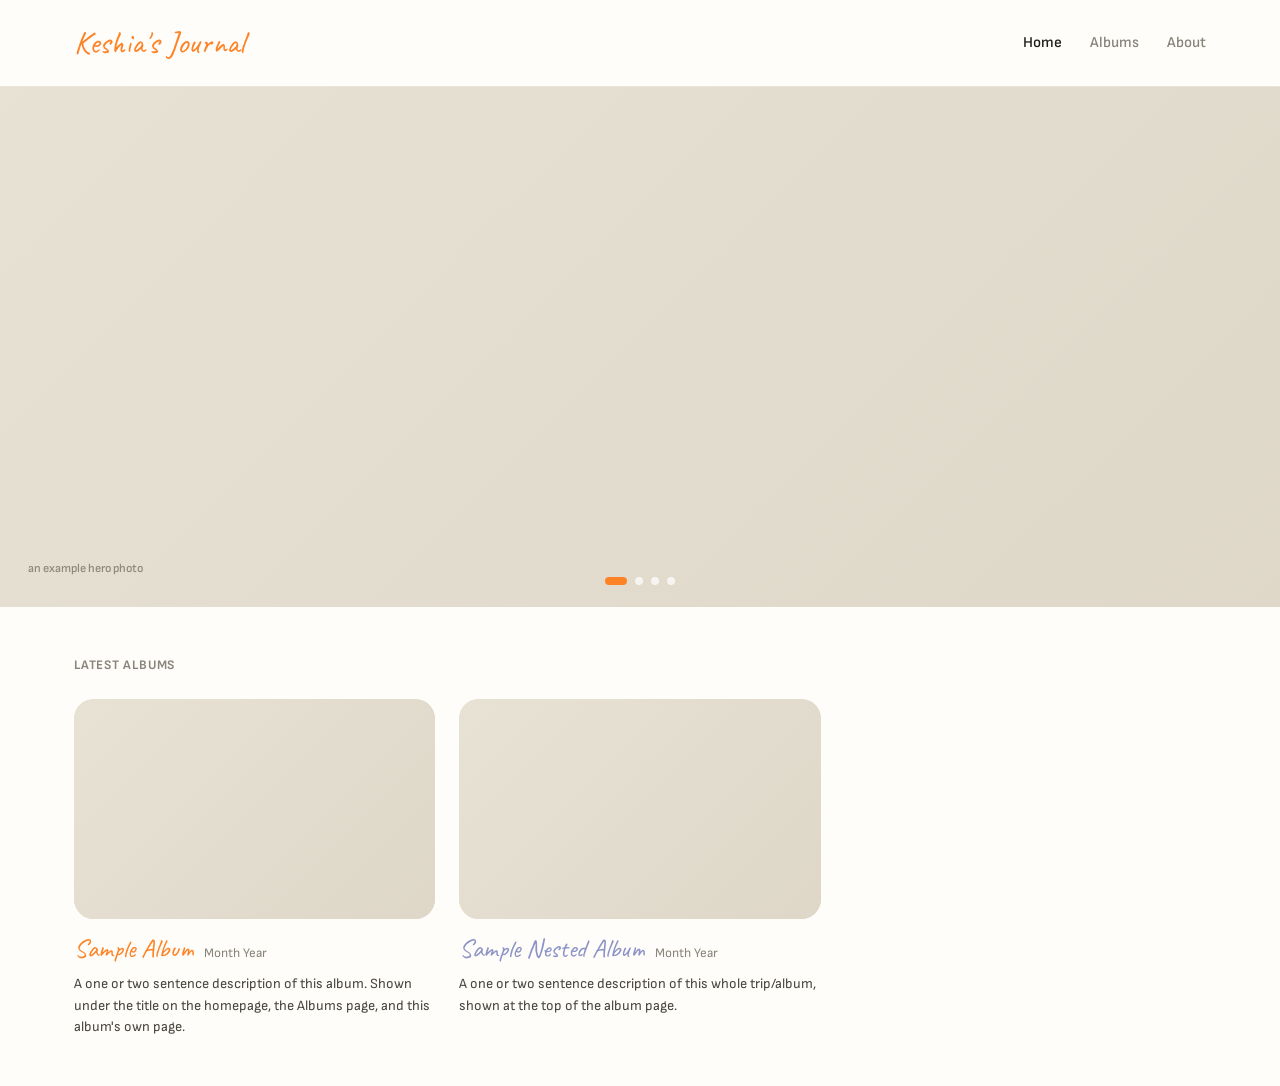
<file: index.html>
<!doctype html>
<html lang="en">
<head>
<meta charset="utf-8">
<meta name="viewport" content="width=device-width, initial-scale=1">
<title>Home — Keshia's Journal</title>
<link rel="stylesheet" href="assets/css/style.css">
</head>
<body>
<div class="nav">
  <div class="nav-inner">
    <a class="nav-brand" href="index.html">Keshia's Journal</a>
    <div class="nav-links">
      <a class="nav-link is-active" href="index.html">Home</a>
      <a class="nav-link" href="albums.html">Albums</a>
      <a class="nav-link" href="about.html">About</a>
    </div>
  </div>
</div>
<div>
  <div class="hero" data-hero>
    <div class="hero-slide is-active">
      <img src="photos/albums/sample-album/photo-2.svg" alt="an example hero photo">
      <div class="hero-slide-label">an example hero photo</div>
    </div>
    <div class="hero-slide">
      <img src="photos/albums/sample-nested-album/chapter-one/photo-3.svg" alt="">
      
    </div>
    <div class="hero-slide">
      <img src="photos/albums/sample-nested-album/chapter-two/part-b/photo-2.svg" alt="">
      
    </div>
    <div class="hero-slide">
      <img src="photos/albums/sample-album/photo-6.svg" alt="">
      
    </div>
  <div class="hero-dots">
    <button class="hero-dot is-active" aria-label="Go to slide 1"></button>
    <button class="hero-dot" aria-label="Go to slide 2"></button>
    <button class="hero-dot" aria-label="Go to slide 3"></button>
    <button class="hero-dot" aria-label="Go to slide 4"></button>
  </div>
</div>
  <div class="wrap">
    <div class="section-label">latest albums</div>
    <div class="card-grid">
      <a class="album-card" href="album/sample-album/index.html">
        <div class="album-card-photo"><img src="photos/albums/sample-album/photo-2.svg" alt=""></div>
        <div class="album-card-title-row">
          <span class="album-card-title" style="color:var(--orange)">Sample Album</span>
          <span class="album-card-date">Month Year</span>
        </div>
        <p class="album-card-excerpt">A one or two sentence description of this album. Shown under the title on the homepage, the Albums page, and this album's own page.</p>
      </a>
      <a class="album-card" href="album/sample-nested-album/index.html">
        <div class="album-card-photo"><img src="photos/albums/sample-nested-album/chapter-one/photo-1.svg" alt=""></div>
        <div class="album-card-title-row">
          <span class="album-card-title" style="color:var(--periwinkle)">Sample Nested Album</span>
          <span class="album-card-date">Month Year</span>
        </div>
        <p class="album-card-excerpt">A one or two sentence description of this whole trip/album, shown at the top of the album page.</p>
      </a>
    </div>
  </div>
</div>

<script src="assets/js/site.js"></script>
</body>
</html>
</file>
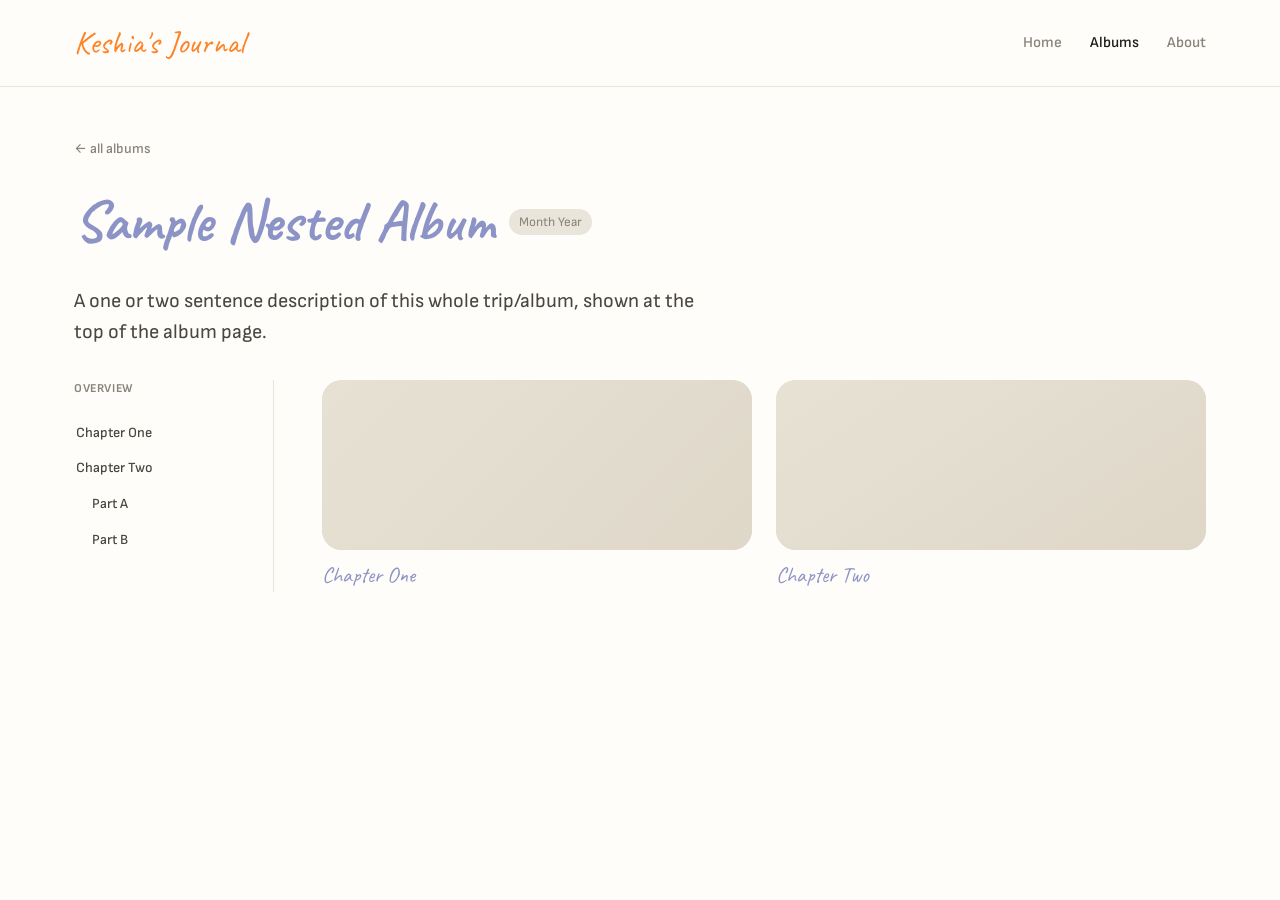
<file: album/sample-nested-album/index.html>
<!doctype html>
<html lang="en">
<head>
<meta charset="utf-8">
<meta name="viewport" content="width=device-width, initial-scale=1">
<title>Sample Nested Album — Keshia's Journal</title>
<link rel="stylesheet" href="../../assets/css/style.css">
</head>
<body>
<div class="nav">
  <div class="nav-inner">
    <a class="nav-brand" href="../../index.html">Keshia's Journal</a>
    <div class="nav-links">
      <a class="nav-link" href="../../index.html">Home</a>
      <a class="nav-link is-active" href="../../albums.html">Albums</a>
      <a class="nav-link" href="../../about.html">About</a>
    </div>
  </div>
</div>
<div class="wrap">
  <a class="back-link" href="../../albums.html">← all albums</a>
  <div class="album-header">
    <h1 class="album-title" style="color:var(--periwinkle)">Sample Nested Album</h1>
    <span class="album-date-badge">Month Year</span>
  </div>
  <p class="album-excerpt">A one or two sentence description of this whole trip/album, shown at the top of the album page.</p>
  <div class="nested-layout">
<div class="sidebar">
  <a class="sidebar-overview" href="../../album/sample-nested-album/index.html">overview</a>
  <a class="sidebar-item" style="padding-left:0px" href="../../album/sample-nested-album/chapter-one/index.html">Chapter One</a>
  <a class="sidebar-item" style="padding-left:0px" href="../../album/sample-nested-album/chapter-two/index.html">Chapter Two</a>
  <a class="sidebar-item" style="padding-left:16px" href="../../album/sample-nested-album/chapter-two/part-a/index.html">Part A</a>
  <a class="sidebar-item" style="padding-left:16px" href="../../album/sample-nested-album/chapter-two/part-b/index.html">Part B</a>
</div>
    <div>
      
    <div class="overview-grid">
      <a class="overview-card" href="../../album/sample-nested-album/chapter-one/index.html">
        <div class="overview-card-photo"><img src="../../photos/albums/sample-nested-album/chapter-one/photo-1.svg" alt=""></div>
        <div class="overview-card-title" style="color:var(--periwinkle)">Chapter One</div>
      </a>
      <a class="overview-card" href="../../album/sample-nested-album/chapter-two/index.html">
        <div class="overview-card-photo"><img src="../../photos/albums/sample-nested-album/chapter-two/part-a/photo-1.svg" alt=""></div>
        <div class="overview-card-title" style="color:var(--periwinkle)">Chapter Two</div>
      </a>
    </div>
    </div>
  </div>
</div>

<script src="../../assets/js/site.js"></script>
</body>
</html>
</file>
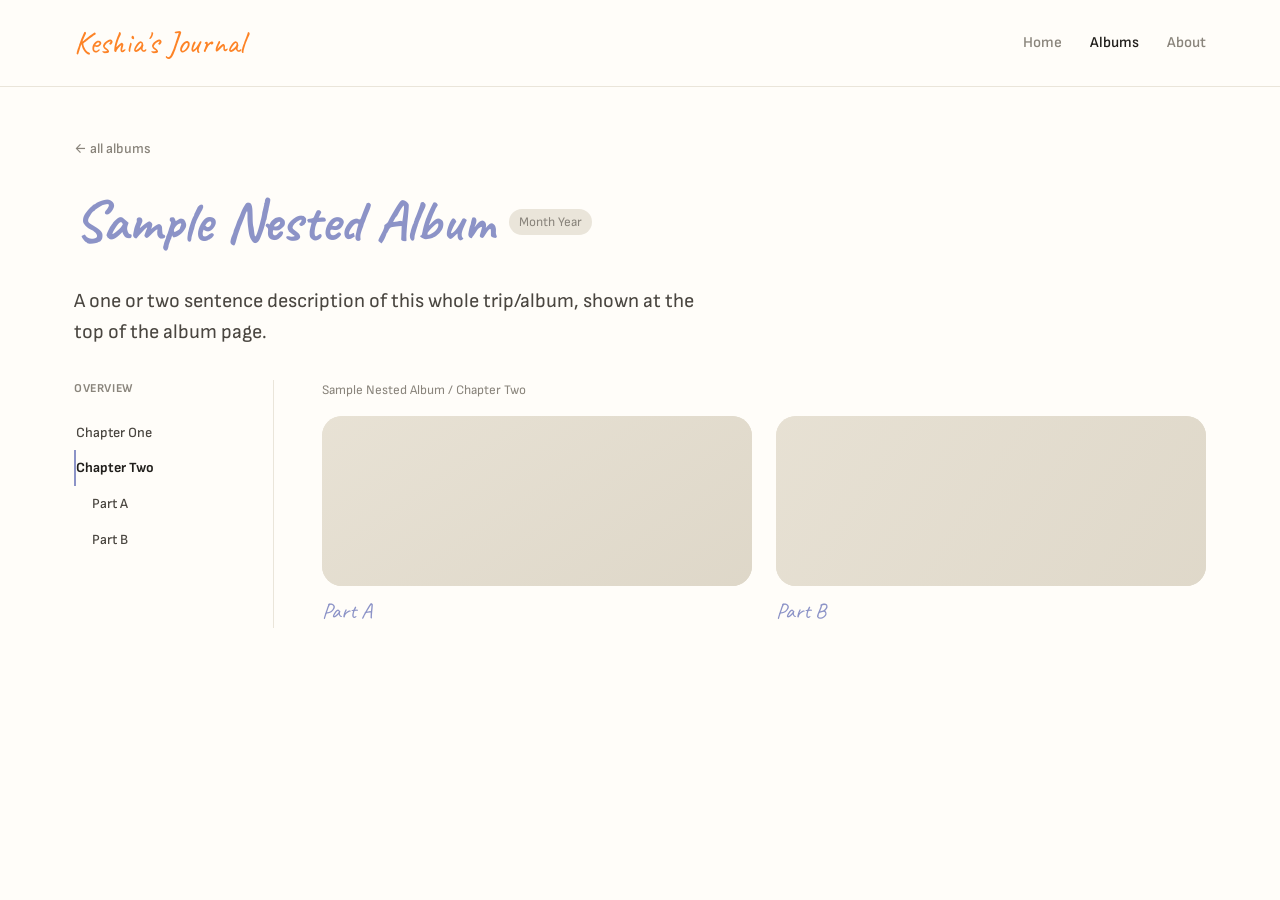
<file: album/sample-nested-album/chapter-two/index.html>
<!doctype html>
<html lang="en">
<head>
<meta charset="utf-8">
<meta name="viewport" content="width=device-width, initial-scale=1">
<title>Chapter Two — Keshia's Journal</title>
<link rel="stylesheet" href="../../../assets/css/style.css">
</head>
<body>
<div class="nav">
  <div class="nav-inner">
    <a class="nav-brand" href="../../../index.html">Keshia's Journal</a>
    <div class="nav-links">
      <a class="nav-link" href="../../../index.html">Home</a>
      <a class="nav-link is-active" href="../../../albums.html">Albums</a>
      <a class="nav-link" href="../../../about.html">About</a>
    </div>
  </div>
</div>
<div class="wrap">
  <a class="back-link" href="../../../albums.html">← all albums</a>
  <div class="album-header">
    <h1 class="album-title" style="color:var(--periwinkle)">Sample Nested Album</h1>
    <span class="album-date-badge">Month Year</span>
  </div>
  <p class="album-excerpt">A one or two sentence description of this whole trip/album, shown at the top of the album page.</p>
  <div class="nested-layout">
<div class="sidebar">
  <a class="sidebar-overview" href="../../../album/sample-nested-album/index.html">overview</a>
  <a class="sidebar-item" style="padding-left:0px" href="../../../album/sample-nested-album/chapter-one/index.html">Chapter One</a>
  <a class="sidebar-item is-active" style="padding-left:0px;border-left-color:var(--periwinkle)" href="../../../album/sample-nested-album/chapter-two/index.html">Chapter Two</a>
  <a class="sidebar-item" style="padding-left:16px" href="../../../album/sample-nested-album/chapter-two/part-a/index.html">Part A</a>
  <a class="sidebar-item" style="padding-left:16px" href="../../../album/sample-nested-album/chapter-two/part-b/index.html">Part B</a>
</div>
    <div>
      <div class="breadcrumb">Sample Nested Album / Chapter Two</div>
    <div class="overview-grid">
      <a class="overview-card" href="../../../album/sample-nested-album/chapter-two/part-a/index.html">
        <div class="overview-card-photo"><img src="../../../photos/albums/sample-nested-album/chapter-two/part-a/photo-1.svg" alt=""></div>
        <div class="overview-card-title" style="color:var(--periwinkle)">Part A</div>
      </a>
      <a class="overview-card" href="../../../album/sample-nested-album/chapter-two/part-b/index.html">
        <div class="overview-card-photo"><img src="../../../photos/albums/sample-nested-album/chapter-two/part-b/photo-1.svg" alt=""></div>
        <div class="overview-card-title" style="color:var(--periwinkle)">Part B</div>
      </a>
    </div>
    </div>
  </div>
</div>

<script src="../../../assets/js/site.js"></script>
</body>
</html>
</file>
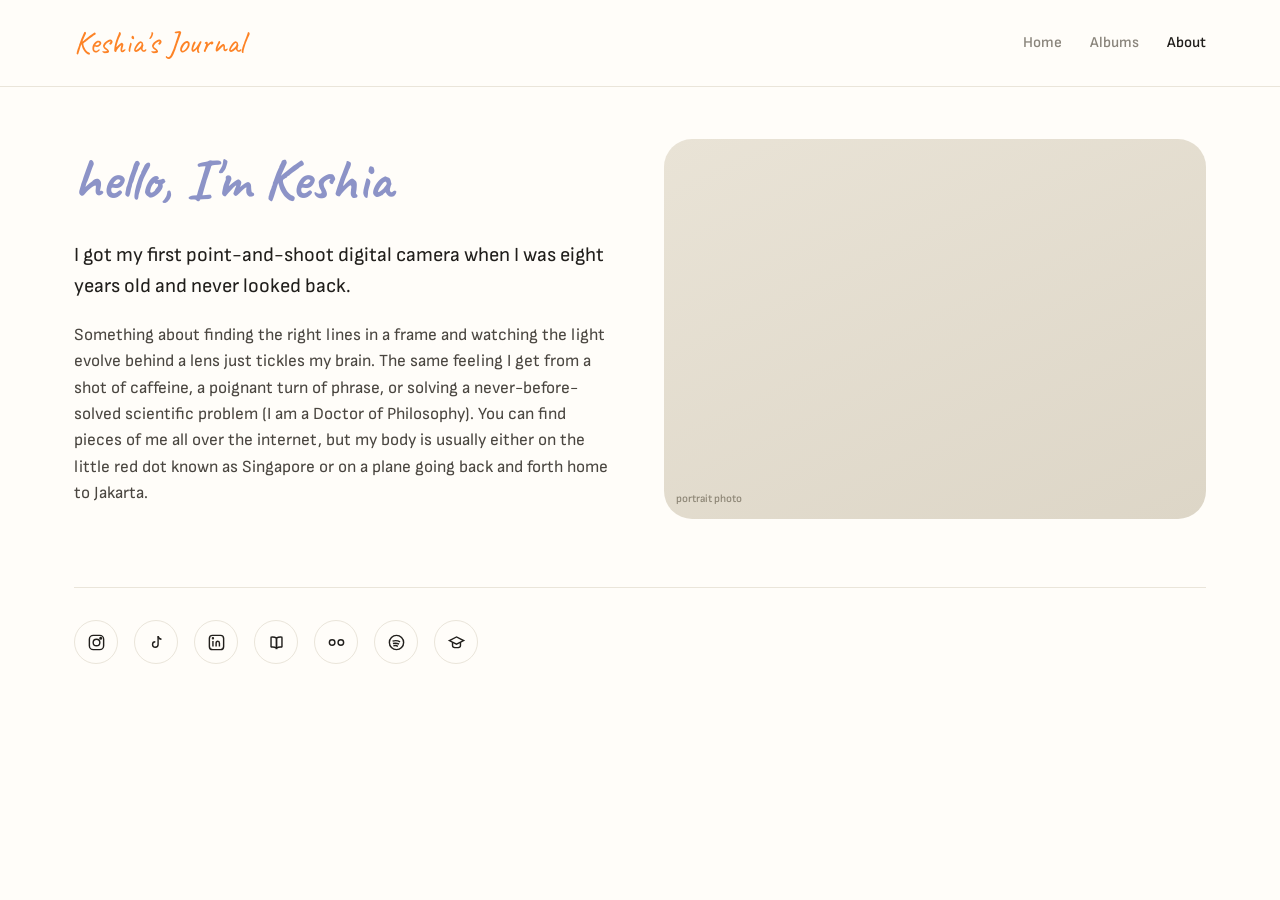
<file: about.html>
<!doctype html>
<html lang="en">
<head>
<meta charset="utf-8">
<meta name="viewport" content="width=device-width, initial-scale=1">
<title>About — Keshia's Journal</title>
<link rel="stylesheet" href="assets/css/style.css">
</head>
<body>
<div class="nav">
  <div class="nav-inner">
    <a class="nav-brand" href="index.html">Keshia's Journal</a>
    <div class="nav-links">
      <a class="nav-link" href="index.html">Home</a>
      <a class="nav-link" href="albums.html">Albums</a>
      <a class="nav-link is-active" href="about.html">About</a>
    </div>
  </div>
</div>
<div class="wrap">
  <div class="about-grid">
    <div>
      <h1 class="about-heading">hello, I'm Keshia</h1>
      <p class="about-p1">I got my first point-and-shoot digital camera when I was eight years old and never looked back.</p>
      <p class="about-p2">Something about finding the right lines in a frame and watching the light evolve behind a lens just tickles my brain. The same feeling I get from a shot of caffeine, a poignant turn of phrase, or solving a never-before-solved scientific problem (I am a Doctor of Philosophy). You can find pieces of me all over the internet, but my body is usually either on the little red dot known as Singapore or on a plane going back and forth home to Jakarta.</p>
    </div>
    <div class="about-portrait"><span class="about-portrait-label">portrait photo</span></div>
  </div>
  <div class="social-row">
    <a class="social-icon" href="#" aria-label="Instagram" title="Instagram"><svg width="19" height="19" viewBox="0 0 24 24" fill="none" stroke="currentColor" stroke-width="1.8"><rect x="3" y="3" width="18" height="18" rx="5"></rect><circle cx="12" cy="12" r="4.2"></circle><circle cx="17.3" cy="6.7" r="1"></circle></svg></a>
    <a class="social-icon" href="#" aria-label="TikTok" title="TikTok"><svg width="19" height="19" viewBox="0 0 24 24" fill="none" stroke="currentColor" stroke-width="1.8"><path d="M14 4v10.5a3.5 3.5 0 1 1-3.5-3.5"></path><path d="M14 4c.4 2.2 2.1 3.8 4.3 4"></path></svg></a>
    <a class="social-icon" href="#" aria-label="LinkedIn" title="LinkedIn"><svg width="19" height="19" viewBox="0 0 24 24" fill="none" stroke="currentColor" stroke-width="1.8"><rect x="3" y="3" width="18" height="18" rx="4"></rect><line x1="7.5" y1="10" x2="7.5" y2="17"></line><circle cx="7.5" cy="6.7" r="0.6" fill="currentColor"></circle><path d="M11.5 17v-4.2c0-1.5 1-2.3 2.2-2.3s2 .8 2 2.3V17"></path></svg></a>
    <a class="social-icon" href="#" aria-label="Goodreads" title="Goodreads"><svg width="19" height="19" viewBox="0 0 24 24" fill="none" stroke="currentColor" stroke-width="1.8"><path d="M12 6.5c-1.4-1.1-3.5-1.7-6-1.5-.5 0-.9.4-.9.9v11c0 .5.4.9.9.8 2.2-.2 4.3.3 6 1.5V6.5z"></path><path d="M12 6.5c1.4-1.1 3.5-1.7 6-1.5.5 0 .9.4.9.9v11c0 .5-.4.9-.9.8-2.2-.2-4.3.3-6 1.5V6.5z"></path></svg></a>
    <a class="social-icon" href="#" aria-label="Letterboxd" title="Letterboxd"><svg width="19" height="19" viewBox="0 0 24 24" fill="none" stroke="currentColor" stroke-width="1.8"><circle cx="6.5" cy="12" r="3.5"></circle><circle cx="17.5" cy="12" r="3.5"></circle></svg></a>
    <a class="social-icon" href="#" aria-label="Spotify" title="Spotify"><svg width="19" height="19" viewBox="0 0 24 24" fill="none" stroke="currentColor" stroke-width="1.8"><circle cx="12" cy="12" r="9"></circle><path d="M7 10.3c3-1 7-.6 9.5.9M7.5 13.3c2.4-.7 5.6-.4 7.7.8M8 16.2c1.9-.5 4.3-.3 5.8.6"></path></svg></a>
    <a class="social-icon" href="#" aria-label="Google Scholar" title="Google Scholar"><svg width="19" height="19" viewBox="0 0 24 24" fill="none" stroke="currentColor" stroke-width="1.8"><path d="M3 9.5 12 5l9 4.5-9 4.5-9-4.5z"></path><path d="M7 11.5V16c0 1.4 2.2 2.5 5 2.5s5-1.1 5-2.5v-4.5"></path></svg></a>
  </div>
</div>

<script src="assets/js/site.js"></script>
</body>
</html>
</file>
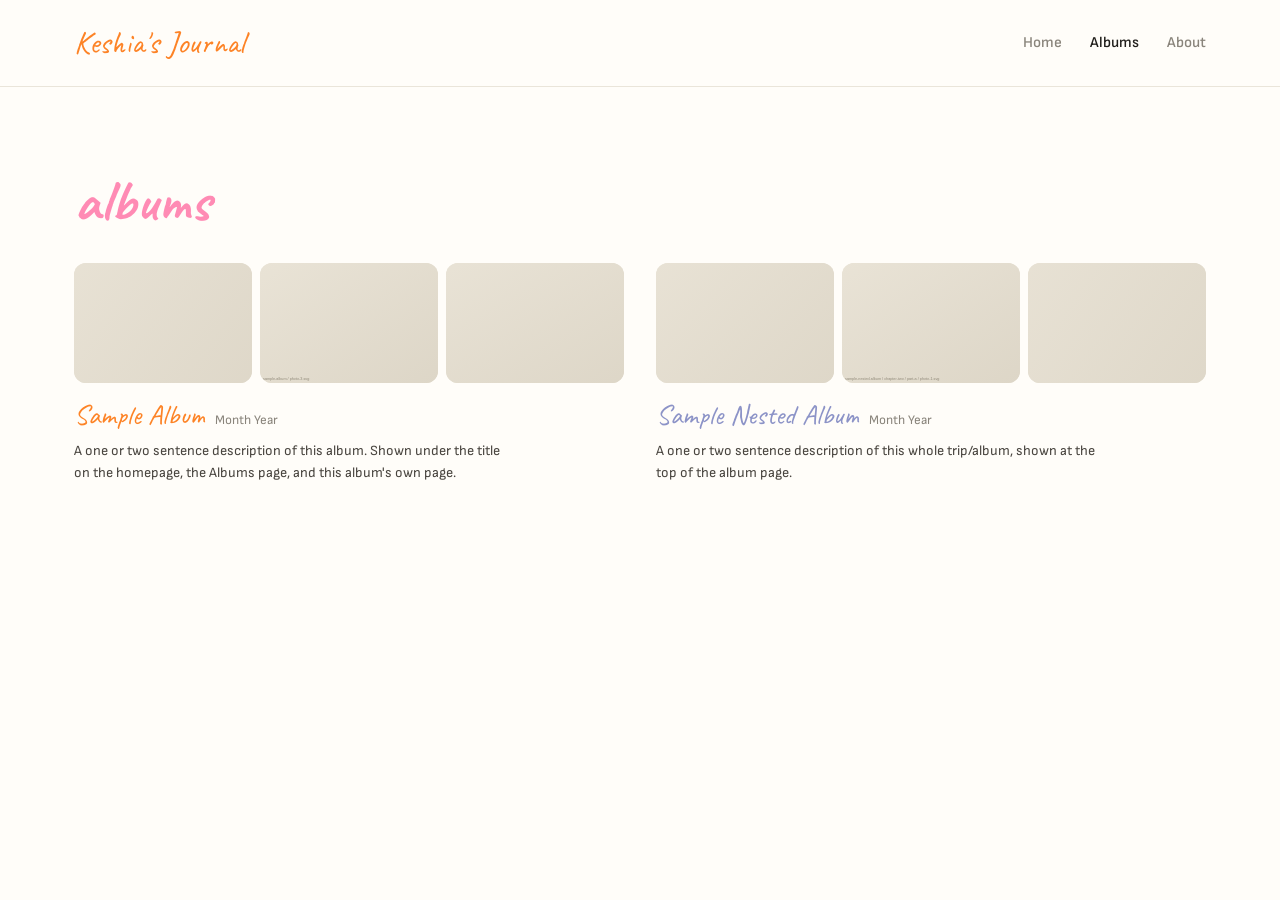
<file: albums.html>
<!doctype html>
<html lang="en">
<head>
<meta charset="utf-8">
<meta name="viewport" content="width=device-width, initial-scale=1">
<title>Albums — Keshia's Journal</title>
<link rel="stylesheet" href="assets/css/style.css">
</head>
<body>
<div class="nav">
  <div class="nav-inner">
    <a class="nav-brand" href="index.html">Keshia's Journal</a>
    <div class="nav-links">
      <a class="nav-link" href="index.html">Home</a>
      <a class="nav-link is-active" href="albums.html">Albums</a>
      <a class="nav-link" href="about.html">About</a>
    </div>
  </div>
</div>
<div class="wrap">
  <h1 class="archive-title">albums</h1>
  <div class="archive-grid">
    <a class="album-card archive-card" href="album/sample-album/index.html">
      <div class="archive-preview-grid">
        <div class="archive-preview-photo"><img src="photos/albums/sample-album/photo-1.svg" alt=""></div>
        <div class="archive-preview-photo"><img src="photos/albums/sample-album/photo-3.svg" alt=""></div>
        <div class="archive-preview-photo"><img src="photos/albums/sample-album/photo-5.svg" alt=""></div>
      </div>
      <div class="album-card-title-row">
        <span class="album-card-title" style="color:var(--orange)">Sample Album</span>
        <span class="album-card-date">Month Year</span>
      </div>
      <p class="album-card-excerpt">A one or two sentence description of this album. Shown under the title on the homepage, the Albums page, and this album's own page.</p>
    </a>
    <a class="album-card archive-card" href="album/sample-nested-album/index.html">
      <div class="archive-preview-grid">
        <div class="archive-preview-photo"><img src="photos/albums/sample-nested-album/chapter-one/photo-1.svg" alt=""></div>
        <div class="archive-preview-photo"><img src="photos/albums/sample-nested-album/chapter-two/part-a/photo-1.svg" alt=""></div>
        <div class="archive-preview-photo"><img src="photos/albums/sample-nested-album/chapter-two/part-b/photo-1.svg" alt=""></div>
      </div>
      <div class="album-card-title-row">
        <span class="album-card-title" style="color:var(--periwinkle)">Sample Nested Album</span>
        <span class="album-card-date">Month Year</span>
      </div>
      <p class="album-card-excerpt">A one or two sentence description of this whole trip/album, shown at the top of the album page.</p>
    </a>
  </div>
</div>

<script src="assets/js/site.js"></script>
</body>
</html>
</file>
<file: assets/css/style.css>
/* ==========================================================================
   Keshia's Journal — design tokens + styles
   Recreated from the Claude Design export (Keshia Photography.dc.html)
   ========================================================================== */

@import url('https://fonts.googleapis.com/css2?family=Caveat:wght@400;500;600;700&family=Sofia+Sans:ital,wght@0,400;0,500;0,600;0,700;0,800;1,400&display=swap');

:root{
  /* colors */
  --color-white:#ffffff;
  --color-bg:#fffdf9;
  --color-surface:#ffffff;
  --color-ink:#211f1c;
  --color-ink-soft:#4a4640;
  --color-muted:#8a857c;
  --color-border:#eae5da;
  --color-border-strong:#d8d2c4;
  --yellow:#ffd65c;
  --orange:#fd8326;
  --pink:#ff8bb4;
  --periwinkle:#8c93c7;
  --green-light:#b6d693;
  --green:#53a373;
  --color-primary:var(--orange);
  --color-accent-pink:var(--pink);
  --color-accent-yellow:var(--yellow);
  --color-accent-green:var(--green);
  --color-accent-periwinkle:var(--periwinkle);
  --color-link:var(--green);
  --color-link-hover:#3f7d59;
  --color-focus-ring:var(--periwinkle);

  /* typography */
  --font-display:'Caveat','Segoe Script',cursive;
  --font-body:'Sofia Sans','Sofia Sans Fallback',-apple-system,sans-serif;
  --text-display-xl:clamp(3.5rem,6vw,5.5rem);
  --text-display-lg:clamp(2.75rem,4.5vw,4rem);
  --text-display-md:clamp(2rem,3vw,2.75rem);
  --text-display-sm:1.5rem;
  --text-body-lg:1.25rem;
  --text-body:1.0625rem;
  --text-body-sm:0.9375rem;
  --text-caption:0.8125rem;
  --leading-display:1.05;
  --leading-body:1.55;

  /* spacing */
  --space-1:4px;--space-2:8px;--space-3:12px;--space-4:16px;--space-5:24px;
  --space-6:32px;--space-7:48px;--space-8:64px;--space-9:96px;--space-10:128px;
  --container-max:1180px;
  --container-pad:var(--space-5);

  /* radii */
  --radius-sm:8px;--radius-md:12px;--radius-lg:20px;--radius-xl:28px;--radius-pill:999px;

  /* shadows */
  --shadow-sm:0 1px 2px rgba(33,31,28,0.06),0 1px 1px rgba(33,31,28,0.04);
  --shadow-md:0 8px 24px rgba(33,31,28,0.08);
  --shadow-lg:0 20px 48px rgba(33,31,28,0.12);
}

*{box-sizing:border-box}
html{-webkit-font-smoothing:antialiased}
body{margin:0;background:var(--color-bg);color:var(--color-ink);font-family:var(--font-body);font-size:var(--text-body);line-height:var(--leading-body)}
img{max-width:100%;display:block}
a{color:var(--color-link);text-decoration:none}
a:hover{color:var(--color-link-hover);text-decoration:underline}
::selection{background:var(--yellow)}

.wrap{max-width:var(--container-max);margin:0 auto;padding:var(--space-7) var(--container-pad)}

/* ---- nav ---- */
.nav{position:sticky;top:0;z-index:20;background:rgba(255,253,249,0.88);backdrop-filter:blur(8px);border-bottom:1px solid var(--color-border)}
.nav-inner{max-width:var(--container-max);margin:0 auto;padding:18px var(--container-pad);display:flex;align-items:center;justify-content:space-between}
.nav-brand{font-family:var(--font-display);font-size:32px;color:var(--color-primary);cursor:pointer}
.nav-links{display:flex;gap:28px}
.nav-link{font-family:var(--font-body);font-weight:600;font-size:15px;cursor:pointer;color:var(--color-muted);text-decoration:none}
.nav-link:hover{color:var(--green);text-decoration:none}
.nav-link.is-active{color:var(--color-ink)}

/* ---- hero ---- */
.hero{position:relative;height:520px;overflow:hidden}
.hero-slide{position:absolute;inset:0;opacity:0;transition:opacity 900ms ease;background:linear-gradient(155deg,#e9e3d6,#ddd6c7)}
.hero-slide.is-active{opacity:1}
.hero-slide img{width:100%;height:100%;object-fit:cover}
.hero-slide-label{position:absolute;left:0;bottom:0;padding:28px;font-family:var(--font-body);font-size:12px;color:#8f8878;font-weight:600}
.hero-dots{position:absolute;left:0;right:0;bottom:22px;display:flex;justify-content:center;gap:8px}
.hero-dot{width:8px;height:8px;border-radius:999px;background:rgba(255,255,255,0.7);cursor:pointer;transition:all 200ms ease;border:0;padding:0}
.hero-dot.is-active{width:22px;background:var(--color-primary)}

/* ---- section heading ---- */
.section-label{font-family:var(--font-body);font-weight:700;font-size:13px;letter-spacing:0.06em;text-transform:uppercase;color:var(--color-muted);margin-bottom:var(--space-5)}

/* ---- album cards (homepage + albums archive) ---- */
.card-grid{display:grid;grid-template-columns:repeat(3,1fr);gap:var(--space-5)}
.album-card{cursor:pointer;text-decoration:none;color:inherit;display:block}
.album-card:hover{text-decoration:none}
.album-card-photo{height:220px;border-radius:var(--radius-lg);background:linear-gradient(155deg,#e9e3d6,#ddd6c7);overflow:hidden}
.album-card-photo img{width:100%;height:100%;object-fit:cover}
.album-card-title-row{margin-top:10px;display:flex;align-items:baseline;gap:10px;flex-wrap:wrap}
.album-card-title{font-family:var(--font-display);font-size:26px}
.album-card-date{font-family:var(--font-body);font-size:13px;color:var(--color-muted)}
.album-card-excerpt{font-family:var(--font-body);font-size:14px;color:var(--color-ink-soft);margin:4px 0 0}

.archive-title{font-family:var(--font-display);font-size:var(--text-display-lg);color:var(--color-accent-pink);line-height:1;margin-bottom:var(--space-6)}
.archive-grid{display:grid;grid-template-columns:repeat(2,1fr);gap:var(--space-6)}
.archive-preview-grid{display:grid;grid-template-columns:repeat(3,1fr);gap:8px}
.archive-preview-photo{height:120px;border-radius:var(--radius-md);background:linear-gradient(155deg,#e9e3d6,#ddd6c7);overflow:hidden}
.archive-preview-photo img{width:100%;height:100%;object-fit:cover;display:block}
.archive-card .album-card-title{font-size:28px}
.archive-card .album-card-excerpt{max-width:440px}

/* ---- about page ---- */
.about-grid{display:grid;grid-template-columns:1fr 1fr;gap:var(--space-7);align-items:center}
.about-heading{font-family:var(--font-display);font-size:var(--text-display-lg);color:var(--color-accent-periwinkle);margin:0}
.about-p1{font-family:var(--font-body);font-size:var(--text-body-lg);color:var(--color-ink);margin-top:16px;line-height:var(--leading-body)}
.about-p2{font-family:var(--font-body);font-size:var(--text-body);color:var(--color-ink-soft);margin-top:12px;line-height:var(--leading-body)}
.about-portrait{height:380px;border-radius:var(--radius-xl);background:linear-gradient(155deg,#e9e3d6,#ddd6c7);display:flex;align-items:flex-end;padding:12px;overflow:hidden}
.about-portrait img{width:100%;height:100%;object-fit:cover}
.about-portrait-label{font-family:var(--font-body);font-size:11px;color:#8f8878;font-weight:600}

.social-row{margin-top:var(--space-8);padding-top:var(--space-6);border-top:1px solid var(--color-border);display:flex;gap:var(--space-4);flex-wrap:wrap}
.social-icon{width:44px;height:44px;border-radius:var(--radius-pill);border:1px solid var(--color-border);display:flex;align-items:center;justify-content:center;color:var(--color-ink);text-decoration:none;transition:color 150ms ease,border-color 150ms ease}
.social-icon:hover{color:var(--green);border-color:var(--green);text-decoration:none}
.social-icon svg{width:19px;height:19px}

/* ---- album detail ---- */
.back-link{font-family:var(--font-body);font-size:14px;font-weight:600;color:var(--color-muted);cursor:pointer;text-decoration:none;display:inline-block}
.back-link:hover{color:var(--green);text-decoration:none}
.album-header{display:flex;align-items:center;gap:14px;margin:var(--space-4) 0 6px;flex-wrap:wrap}
.album-title{font-family:var(--font-display);font-size:var(--text-display-lg);margin:0}
.album-date-badge{font-family:var(--font-body);font-size:13px;color:var(--color-muted);background:var(--color-border);padding:3px 10px;border-radius:var(--radius-pill)}
.album-excerpt{font-family:var(--font-body);font-size:var(--text-body-lg);color:var(--color-ink-soft);max-width:640px;line-height:var(--leading-body)}

/* masonry */
.masonry{margin-top:var(--space-6);column-count:3;column-gap:20px}
.masonry.masonry-2col{column-count:2}
.masonry-item{break-inside:avoid;margin-bottom:20px;cursor:pointer}
.masonry-photo{border-radius:var(--radius-lg);background:linear-gradient(155deg,#e9e3d6,#ddd6c7);overflow:hidden}
.masonry-photo img{width:100%;height:auto;display:block}
.masonry-caption{font-family:var(--font-body);font-size:13px;color:var(--color-ink-soft);margin:8px 0 0}

/* nested album layout */
.nested-layout{display:grid;grid-template-columns:200px 1fr;gap:var(--space-7);margin-top:var(--space-6)}
.sidebar{border-right:1px solid var(--color-border);padding-right:var(--space-5)}
.sidebar-overview{font-family:var(--font-body);font-weight:700;font-size:12px;letter-spacing:0.05em;text-transform:uppercase;color:var(--color-muted);cursor:pointer;margin-bottom:var(--space-4);text-decoration:none;display:block}
.sidebar-overview:hover{color:var(--green);text-decoration:none}
.sidebar-item{padding:7px 0;font-family:var(--font-body);font-size:14px;font-weight:500;color:var(--color-ink-soft);cursor:pointer;border-left:2px solid transparent;text-decoration:none;display:block}
.sidebar-item:hover{color:var(--color-ink);text-decoration:none}
.sidebar-item.is-active{font-weight:700;color:var(--color-ink)}
.breadcrumb{font-family:var(--font-body);font-size:13px;color:var(--color-muted);margin-bottom:var(--space-4)}
.overview-grid{display:grid;grid-template-columns:repeat(2,1fr);gap:var(--space-5)}
.overview-card{cursor:pointer;text-decoration:none;color:inherit;display:block}
.overview-card:hover{text-decoration:none}
.overview-card-photo{height:170px;border-radius:var(--radius-lg);background:linear-gradient(155deg,#e9e3d6,#ddd6c7);overflow:hidden}
.overview-card-photo img{width:100%;height:100%;object-fit:cover}
.overview-card-title{margin-top:8px;font-family:var(--font-display);font-size:22px}

/* ---- lightbox ---- */
.lightbox{position:fixed;inset:0;background:rgba(33,31,28,0.92);z-index:50;display:none;align-items:center;justify-content:center}
.lightbox.is-open{display:flex}
.lightbox-body{position:relative;max-width:80vw;max-height:82vh;display:flex;flex-direction:column;align-items:center}
.lightbox-photo{width:min(70vw,760px);height:min(70vh,600px);border-radius:var(--radius-lg);background:linear-gradient(155deg,#e9e3d6,#ddd6c7);overflow:hidden;display:flex;align-items:center;justify-content:center}
.lightbox-photo img{width:100%;height:100%;object-fit:contain}
.lightbox-caption{font-family:var(--font-body);font-size:15px;color:#fffdf9;margin-top:16px;text-align:center}
.lightbox-counter{font-family:var(--font-body);font-size:12px;color:rgba(255,253,249,0.55);margin-top:6px}
.lightbox-btn{position:absolute;border:0;padding:0;border-radius:var(--radius-pill);background:rgba(255,253,249,0.12);display:flex;align-items:center;justify-content:center;cursor:pointer;color:#fffdf9}
.lightbox-close{top:28px;right:36px;width:40px;height:40px}
.lightbox-prev{left:20px;top:50%;transform:translateY(-50%);width:48px;height:48px}
.lightbox-next{right:20px;top:50%;transform:translateY(-50%);width:48px;height:48px}

/* ---- responsive ---- */
@media (max-width: 860px){
  .about-grid{grid-template-columns:1fr}
  .card-grid{grid-template-columns:repeat(2,1fr)}
  .archive-grid{grid-template-columns:1fr}
  .nested-layout{grid-template-columns:1fr}
  .sidebar{border-right:0;border-bottom:1px solid var(--color-border);padding-right:0;padding-bottom:var(--space-4)}
  .masonry, .masonry.masonry-2col{column-count:2}
  .hero{height:360px}
}
@media (max-width: 560px){
  .nav-brand{font-size:26px}
  .nav-links{gap:18px}
  .card-grid{grid-template-columns:1fr}
  .overview-grid{grid-template-columns:1fr}
  .masonry, .masonry.masonry-2col{column-count:1}
  .archive-preview-grid{grid-template-columns:repeat(3,1fr)}
}
</file>
